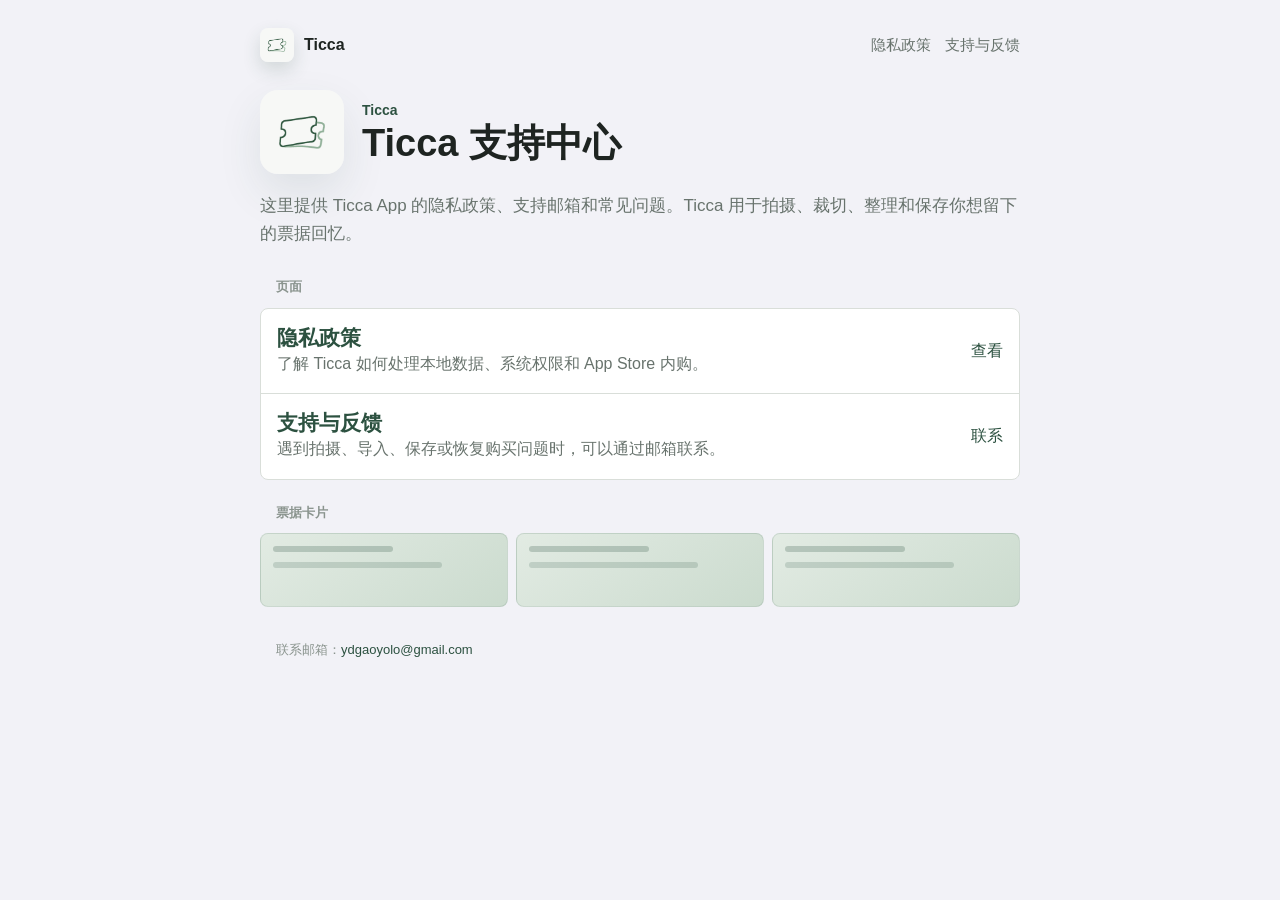
<file: index.html>
<!doctype html>
<html lang="zh-Hans">
<head>
    <meta charset="utf-8">
    <meta name="viewport" content="width=device-width, initial-scale=1">
    <title>Ticca 支持中心</title>
    <meta name="description" content="Ticca App 的隐私政策与支持页面。">
    <link rel="stylesheet" href="styles.css">
</head>
<body>
    <main class="page">
        <nav class="nav" aria-label="主导航">
            <a class="brand" href="index.html">
                <img src="assets/app-icon.png" alt="Ticca 图标">
                <span>Ticca</span>
            </a>
            <div class="nav-links">
                <a href="ticca/privacy.html">隐私政策</a>
                <a href="ticca/support.html">支持与反馈</a>
            </div>
        </nav>

        <section class="hero">
            <div class="identity">
                <img class="app-icon" src="assets/app-icon.png" alt="Ticca App 图标">
                <div>
                    <div class="eyebrow">Ticca</div>
                    <h1>Ticca 支持中心</h1>
                </div>
            </div>
            <p class="lead">这里提供 Ticca App 的隐私政策、支持邮箱和常见问题。Ticca 用于拍摄、裁切、整理和保存你想留下的票据回忆。</p>
        </section>

        <section class="group">
            <div class="section-title">页面</div>
            <div class="list">
                <a class="row contact-row" href="ticca/privacy.html">
                    <div>
                        <h2>隐私政策</h2>
                        <p>了解 Ticca 如何处理本地数据、系统权限和 App Store 内购。</p>
                    </div>
                    <span class="value">查看</span>
                </a>
                <a class="row contact-row" href="ticca/support.html">
                    <div>
                        <h2>支持与反馈</h2>
                        <p>遇到拍摄、导入、保存或恢复购买问题时，可以通过邮箱联系。</p>
                    </div>
                    <span class="value">联系</span>
                </a>
            </div>
        </section>

        <section class="group">
            <div class="section-title">票据卡片</div>
            <div class="ticket-strip" aria-hidden="true">
                <div class="ticket"><span></span><span></span></div>
                <div class="ticket"><span></span><span></span></div>
                <div class="ticket"><span></span><span></span></div>
            </div>
        </section>

        <footer class="footer">
            <p>联系邮箱：<a href="mailto:ydgaoyolo@gmail.com">ydgaoyolo@gmail.com</a></p>
        </footer>
    </main>
</body>
</html>
</file>
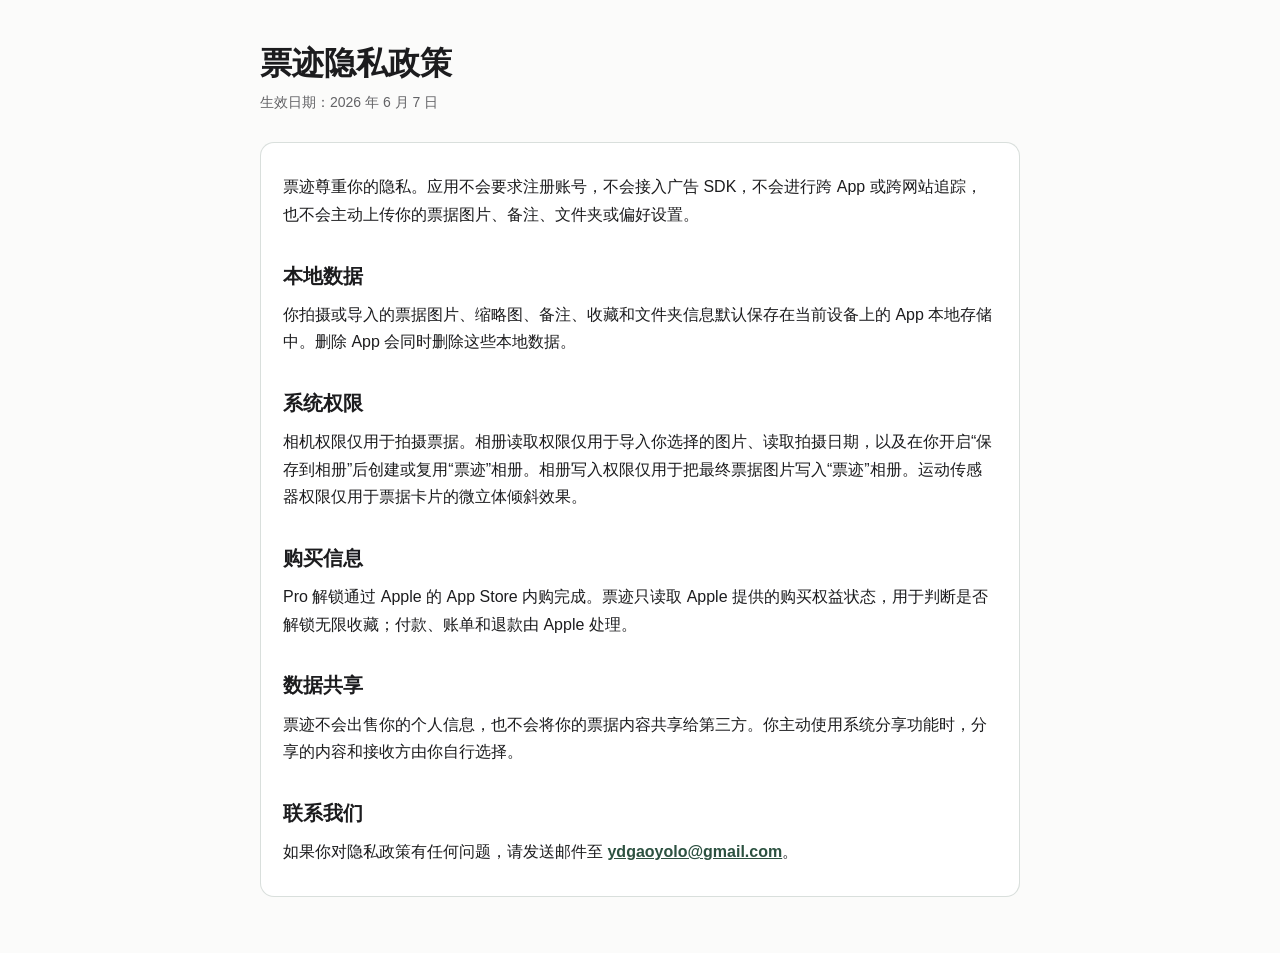
<file: privacy.html>
<!doctype html>
<html lang="zh-CN">
<head>
  <meta charset="utf-8">
  <meta name="viewport" content="width=device-width, initial-scale=1">
  <title>票迹隐私政策</title>
  <style>
    :root {
      color-scheme: light dark;
      --brand: #2c5140;
      --text: #1c1c1e;
      --muted: #636366;
      --bg: #fbfbfa;
      --card: #ffffff;
      --line: rgba(44, 81, 64, 0.18);
    }
    @media (prefers-color-scheme: dark) {
      :root {
        --brand: #c2e0c9;
        --text: #f2f2f7;
        --muted: #aeaeb2;
        --bg: #101110;
        --card: #1c1d1c;
        --line: rgba(194, 224, 201, 0.22);
      }
    }
    body {
      margin: 0;
      background: var(--bg);
      color: var(--text);
      font: 16px/1.72 -apple-system, BlinkMacSystemFont, "SF Pro Text", "Helvetica Neue", Arial, sans-serif;
    }
    main {
      max-width: 760px;
      margin: 0 auto;
      padding: 44px 22px 56px;
    }
    h1 {
      margin: 0 0 8px;
      font-size: 32px;
      line-height: 1.2;
      letter-spacing: 0;
    }
    h2 {
      margin: 30px 0 8px;
      font-size: 20px;
    }
    p {
      margin: 8px 0;
    }
    .meta {
      color: var(--muted);
      font-size: 14px;
      margin-bottom: 28px;
    }
    .panel {
      background: var(--card);
      border: 1px solid var(--line);
      border-radius: 14px;
      padding: 22px;
    }
    a {
      color: var(--brand);
      font-weight: 600;
    }
  </style>
</head>
<body>
  <main>
    <h1>票迹隐私政策</h1>
    <p class="meta">生效日期：2026 年 6 月 7 日</p>
    <div class="panel">
      <p>票迹尊重你的隐私。应用不会要求注册账号，不会接入广告 SDK，不会进行跨 App 或跨网站追踪，也不会主动上传你的票据图片、备注、文件夹或偏好设置。</p>

      <h2>本地数据</h2>
      <p>你拍摄或导入的票据图片、缩略图、备注、收藏和文件夹信息默认保存在当前设备上的 App 本地存储中。删除 App 会同时删除这些本地数据。</p>

      <h2>系统权限</h2>
      <p>相机权限仅用于拍摄票据。相册读取权限仅用于导入你选择的图片、读取拍摄日期，以及在你开启“保存到相册”后创建或复用“票迹”相册。相册写入权限仅用于把最终票据图片写入“票迹”相册。运动传感器权限仅用于票据卡片的微立体倾斜效果。</p>

      <h2>购买信息</h2>
      <p>Pro 解锁通过 Apple 的 App Store 内购完成。票迹只读取 Apple 提供的购买权益状态，用于判断是否解锁无限收藏；付款、账单和退款由 Apple 处理。</p>

      <h2>数据共享</h2>
      <p>票迹不会出售你的个人信息，也不会将你的票据内容共享给第三方。你主动使用系统分享功能时，分享的内容和接收方由你自行选择。</p>

      <h2>联系我们</h2>
      <p>如果你对隐私政策有任何问题，请发送邮件至 <a href="mailto:ydgaoyolo@gmail.com?subject=%E7%A5%A8%E8%BF%B9%E9%9A%90%E7%A7%81%E6%94%BF%E7%AD%96">ydgaoyolo@gmail.com</a>。</p>
    </div>
  </main>
</body>
</html>
</file>
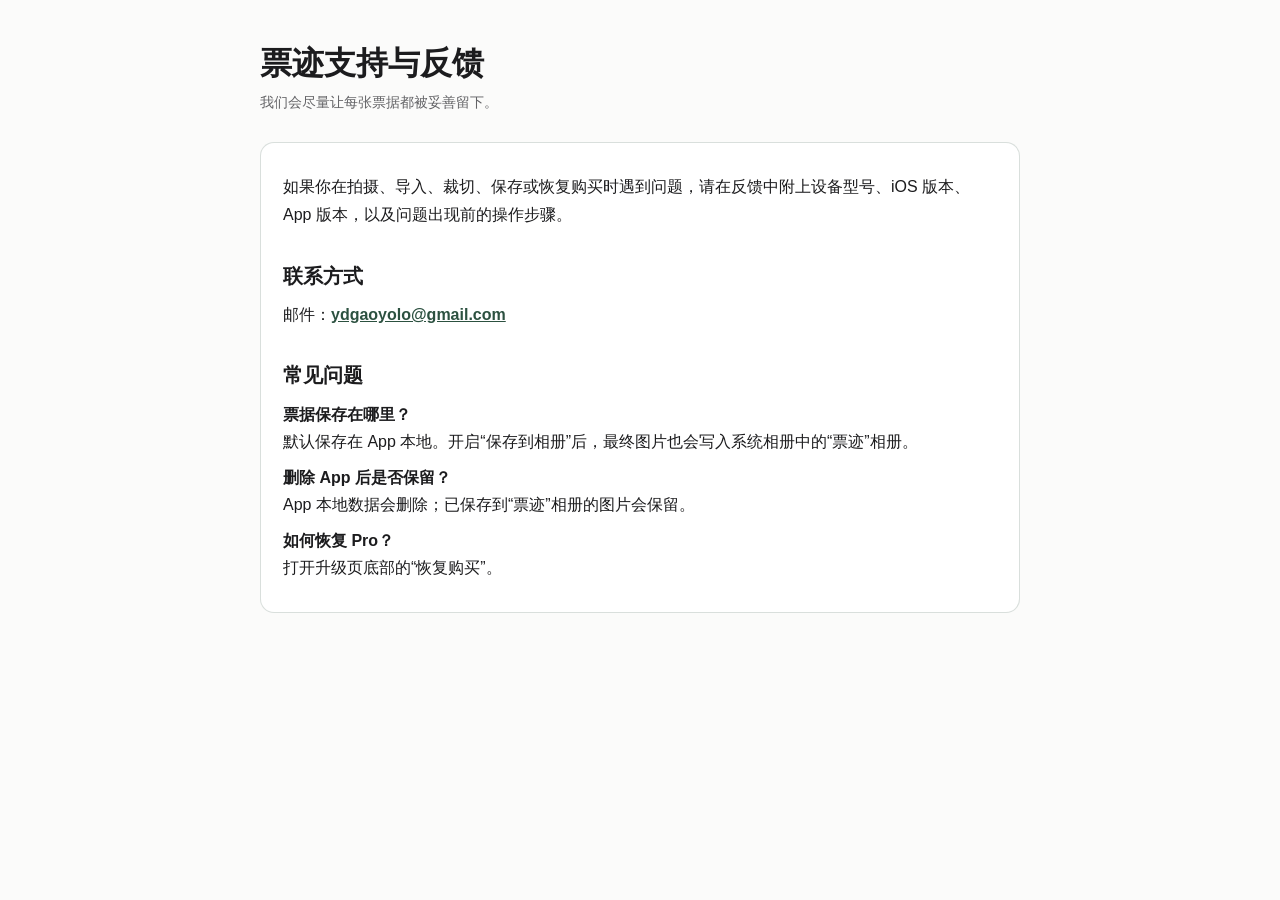
<file: support.html>
<!doctype html>
<html lang="zh-CN">
<head>
  <meta charset="utf-8">
  <meta name="viewport" content="width=device-width, initial-scale=1">
  <title>票迹支持与反馈</title>
  <style>
    :root {
      color-scheme: light dark;
      --brand: #2c5140;
      --text: #1c1c1e;
      --muted: #636366;
      --bg: #fbfbfa;
      --card: #ffffff;
      --line: rgba(44, 81, 64, 0.18);
    }
    @media (prefers-color-scheme: dark) {
      :root {
        --brand: #c2e0c9;
        --text: #f2f2f7;
        --muted: #aeaeb2;
        --bg: #101110;
        --card: #1c1d1c;
        --line: rgba(194, 224, 201, 0.22);
      }
    }
    body {
      margin: 0;
      background: var(--bg);
      color: var(--text);
      font: 16px/1.72 -apple-system, BlinkMacSystemFont, "SF Pro Text", "Helvetica Neue", Arial, sans-serif;
    }
    main {
      max-width: 760px;
      margin: 0 auto;
      padding: 44px 22px 56px;
    }
    h1 {
      margin: 0 0 8px;
      font-size: 32px;
      line-height: 1.2;
      letter-spacing: 0;
    }
    h2 {
      margin: 30px 0 8px;
      font-size: 20px;
    }
    p {
      margin: 8px 0;
    }
    .meta {
      color: var(--muted);
      font-size: 14px;
      margin-bottom: 28px;
    }
    .panel {
      background: var(--card);
      border: 1px solid var(--line);
      border-radius: 14px;
      padding: 22px;
    }
    a {
      color: var(--brand);
      font-weight: 600;
    }
  </style>
</head>
<body>
  <main>
    <h1>票迹支持与反馈</h1>
    <p class="meta">我们会尽量让每张票据都被妥善留下。</p>
    <div class="panel">
      <p>如果你在拍摄、导入、裁切、保存或恢复购买时遇到问题，请在反馈中附上设备型号、iOS 版本、App 版本，以及问题出现前的操作步骤。</p>

      <h2>联系方式</h2>
      <p>邮件：<a href="mailto:ydgaoyolo@gmail.com?subject=%E7%A5%A8%E8%BF%B9%E6%94%AF%E6%8C%81%E4%B8%8E%E5%8F%8D%E9%A6%88">ydgaoyolo@gmail.com</a></p>

      <h2>常见问题</h2>
      <p><strong>票据保存在哪里？</strong><br>默认保存在 App 本地。开启“保存到相册”后，最终图片也会写入系统相册中的“票迹”相册。</p>
      <p><strong>删除 App 后是否保留？</strong><br>App 本地数据会删除；已保存到“票迹”相册的图片会保留。</p>
      <p><strong>如何恢复 Pro？</strong><br>打开升级页底部的“恢复购买”。</p>
    </div>
  </main>
</body>
</html>
</file>
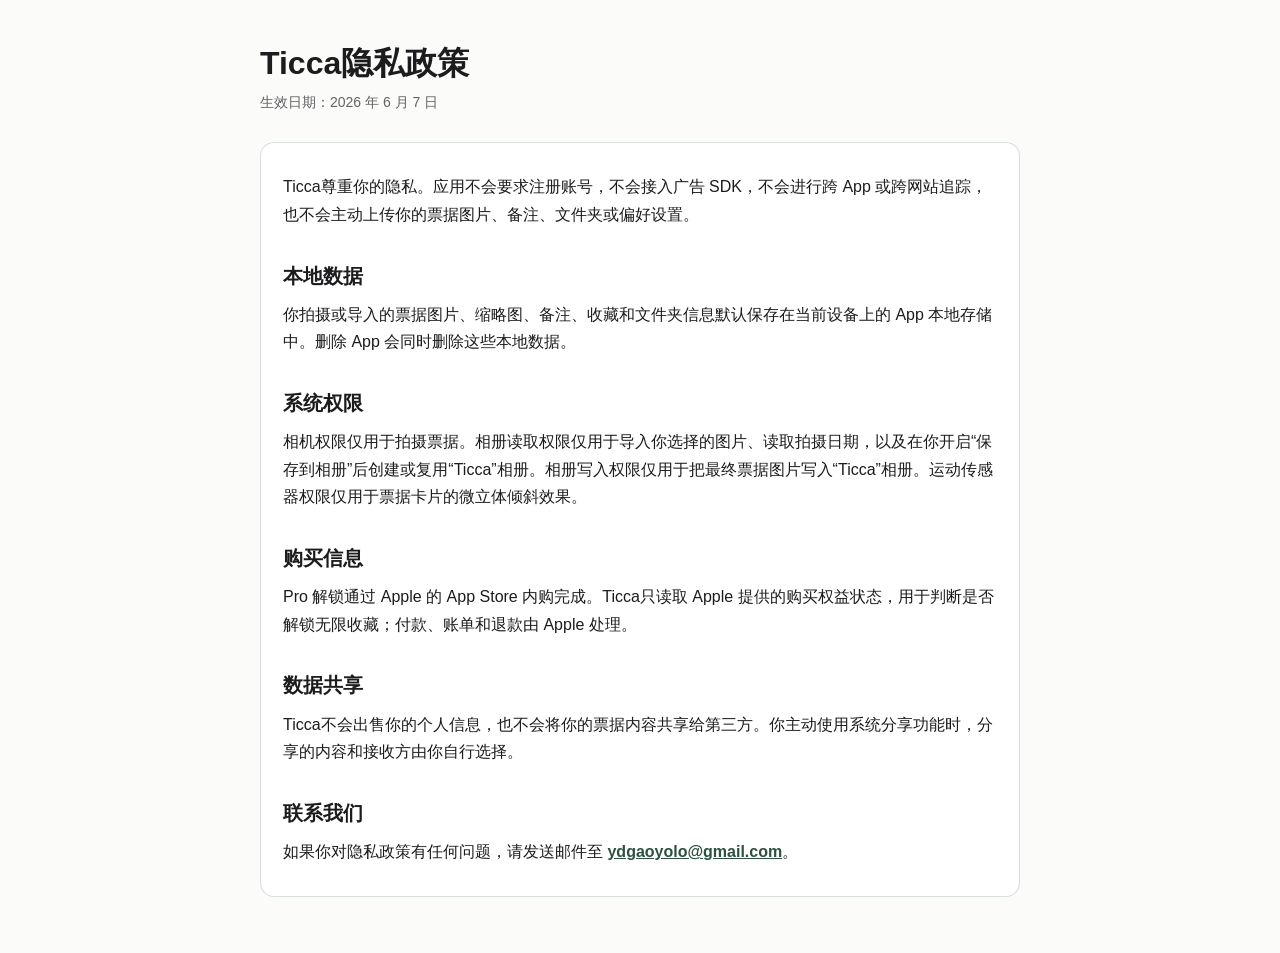
<file: ticca/privacy.html>
<!doctype html>
<html lang="zh-CN">
<head>
  <meta charset="utf-8">
  <meta name="viewport" content="width=device-width, initial-scale=1">
  <title>Ticca隐私政策</title>
  <style>
    :root {
      color-scheme: light dark;
      --brand: #2c5140;
      --text: #1c1c1e;
      --muted: #636366;
      --bg: #fbfbfa;
      --card: #ffffff;
      --line: rgba(44, 81, 64, 0.18);
    }
    @media (prefers-color-scheme: dark) {
      :root {
        --brand: #c2e0c9;
        --text: #f2f2f7;
        --muted: #aeaeb2;
        --bg: #101110;
        --card: #1c1d1c;
        --line: rgba(194, 224, 201, 0.22);
      }
    }
    body {
      margin: 0;
      background: var(--bg);
      color: var(--text);
      font: 16px/1.72 -apple-system, BlinkMacSystemFont, "SF Pro Text", "Helvetica Neue", Arial, sans-serif;
    }
    main {
      max-width: 760px;
      margin: 0 auto;
      padding: 44px 22px 56px;
    }
    h1 {
      margin: 0 0 8px;
      font-size: 32px;
      line-height: 1.2;
      letter-spacing: 0;
    }
    h2 {
      margin: 30px 0 8px;
      font-size: 20px;
    }
    p {
      margin: 8px 0;
    }
    .meta {
      color: var(--muted);
      font-size: 14px;
      margin-bottom: 28px;
    }
    .panel {
      background: var(--card);
      border: 1px solid var(--line);
      border-radius: 14px;
      padding: 22px;
    }
    a {
      color: var(--brand);
      font-weight: 600;
    }
  </style>
</head>
<body>
  <main>
    <h1>Ticca隐私政策</h1>
    <p class="meta">生效日期：2026 年 6 月 7 日</p>
    <div class="panel">
      <p>Ticca尊重你的隐私。应用不会要求注册账号，不会接入广告 SDK，不会进行跨 App 或跨网站追踪，也不会主动上传你的票据图片、备注、文件夹或偏好设置。</p>

      <h2>本地数据</h2>
      <p>你拍摄或导入的票据图片、缩略图、备注、收藏和文件夹信息默认保存在当前设备上的 App 本地存储中。删除 App 会同时删除这些本地数据。</p>

      <h2>系统权限</h2>
      <p>相机权限仅用于拍摄票据。相册读取权限仅用于导入你选择的图片、读取拍摄日期，以及在你开启“保存到相册”后创建或复用“Ticca”相册。相册写入权限仅用于把最终票据图片写入“Ticca”相册。运动传感器权限仅用于票据卡片的微立体倾斜效果。</p>

      <h2>购买信息</h2>
      <p>Pro 解锁通过 Apple 的 App Store 内购完成。Ticca只读取 Apple 提供的购买权益状态，用于判断是否解锁无限收藏；付款、账单和退款由 Apple 处理。</p>

      <h2>数据共享</h2>
      <p>Ticca不会出售你的个人信息，也不会将你的票据内容共享给第三方。你主动使用系统分享功能时，分享的内容和接收方由你自行选择。</p>

      <h2>联系我们</h2>
      <p>如果你对隐私政策有任何问题，请发送邮件至 <a href="mailto:ydgaoyolo@gmail.com?subject=Ticca%20%E9%9A%90%E7%A7%81%E6%94%BF%E7%AD%96">ydgaoyolo@gmail.com</a>。</p>
    </div>
  </main>
</body>
</html>
</file>
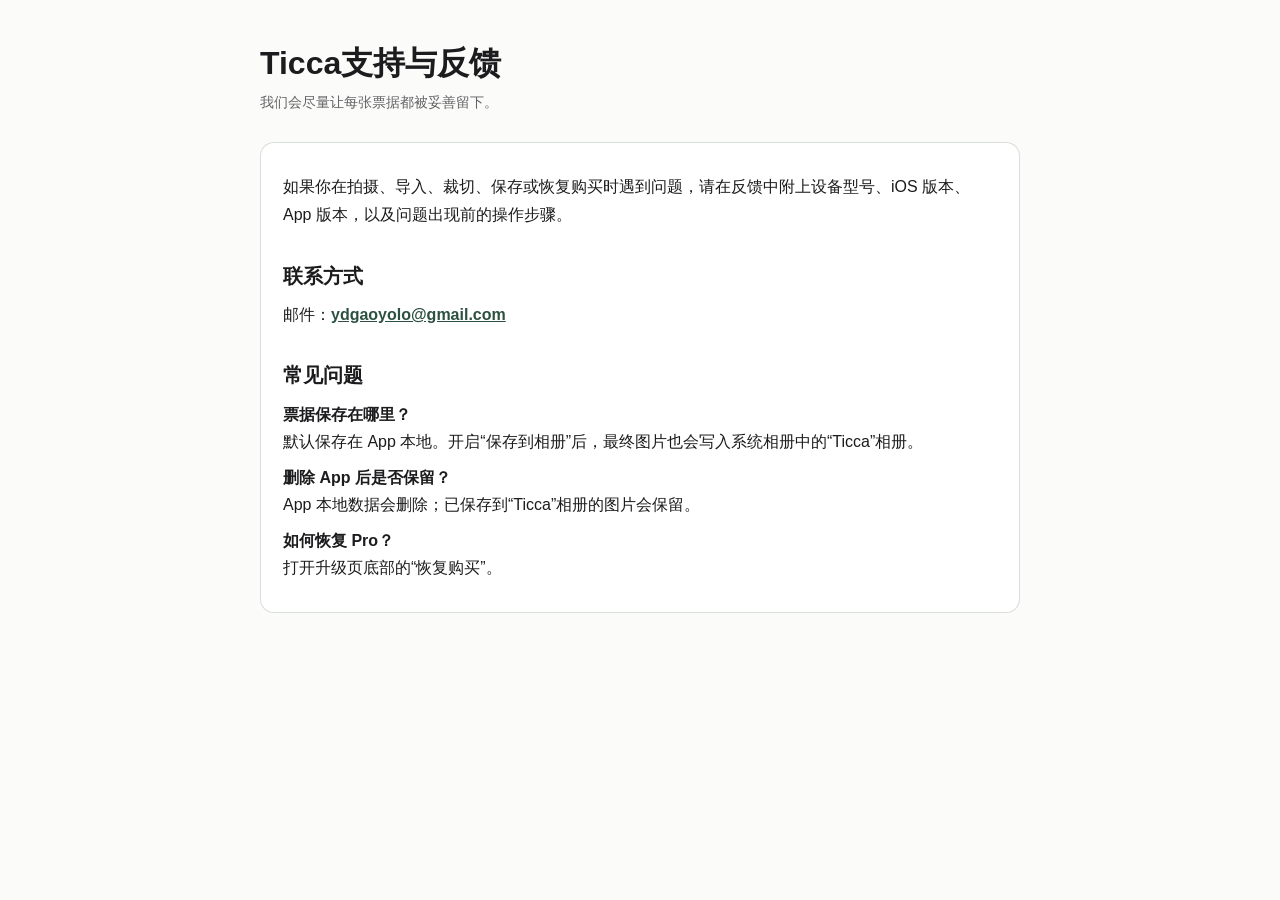
<file: ticca/support.html>
<!doctype html>
<html lang="zh-CN">
<head>
  <meta charset="utf-8">
  <meta name="viewport" content="width=device-width, initial-scale=1">
  <title>Ticca支持与反馈</title>
  <style>
    :root {
      color-scheme: light dark;
      --brand: #2c5140;
      --text: #1c1c1e;
      --muted: #636366;
      --bg: #fbfbfa;
      --card: #ffffff;
      --line: rgba(44, 81, 64, 0.18);
    }
    @media (prefers-color-scheme: dark) {
      :root {
        --brand: #c2e0c9;
        --text: #f2f2f7;
        --muted: #aeaeb2;
        --bg: #101110;
        --card: #1c1d1c;
        --line: rgba(194, 224, 201, 0.22);
      }
    }
    body {
      margin: 0;
      background: var(--bg);
      color: var(--text);
      font: 16px/1.72 -apple-system, BlinkMacSystemFont, "SF Pro Text", "Helvetica Neue", Arial, sans-serif;
    }
    main {
      max-width: 760px;
      margin: 0 auto;
      padding: 44px 22px 56px;
    }
    h1 {
      margin: 0 0 8px;
      font-size: 32px;
      line-height: 1.2;
      letter-spacing: 0;
    }
    h2 {
      margin: 30px 0 8px;
      font-size: 20px;
    }
    p {
      margin: 8px 0;
    }
    .meta {
      color: var(--muted);
      font-size: 14px;
      margin-bottom: 28px;
    }
    .panel {
      background: var(--card);
      border: 1px solid var(--line);
      border-radius: 14px;
      padding: 22px;
    }
    a {
      color: var(--brand);
      font-weight: 600;
    }
  </style>
</head>
<body>
  <main>
    <h1>Ticca支持与反馈</h1>
    <p class="meta">我们会尽量让每张票据都被妥善留下。</p>
    <div class="panel">
      <p>如果你在拍摄、导入、裁切、保存或恢复购买时遇到问题，请在反馈中附上设备型号、iOS 版本、App 版本，以及问题出现前的操作步骤。</p>

      <h2>联系方式</h2>
      <p>邮件：<a href="mailto:ydgaoyolo@gmail.com?subject=Ticca%20%E6%94%AF%E6%8C%81%E4%B8%8E%E5%8F%8D%E9%A6%88">ydgaoyolo@gmail.com</a></p>

      <h2>常见问题</h2>
      <p><strong>票据保存在哪里？</strong><br>默认保存在 App 本地。开启“保存到相册”后，最终图片也会写入系统相册中的“Ticca”相册。</p>
      <p><strong>删除 App 后是否保留？</strong><br>App 本地数据会删除；已保存到“Ticca”相册的图片会保留。</p>
      <p><strong>如何恢复 Pro？</strong><br>打开升级页底部的“恢复购买”。</p>
    </div>
  </main>
</body>
</html>
</file>
<file: styles.css>
:root {
    color-scheme: light dark;
    --page: #f2f2f7;
    --surface: #ffffff;
    --surface-muted: #f8faf8;
    --text: #1e2421;
    --secondary: #68736d;
    --tertiary: #8a948e;
    --separator: #d9ded9;
    --brand: #2c5140;
    --brand-soft: #6a9179;
    --ticket-a: #e2ebe3;
    --ticket-b: #cbdbce;
    --shadow: 0 18px 44px rgba(44, 81, 64, 0.10);
}

@media (prefers-color-scheme: dark) {
    :root {
        --page: #111412;
        --surface: #1c211e;
        --surface-muted: #202821;
        --text: #f4f7f1;
        --secondary: #acb7af;
        --tertiary: #7d897f;
        --separator: #343d36;
        --brand: #c2e0c9;
        --brand-soft: #96c1a1;
        --ticket-a: #263329;
        --ticket-b: #334636;
        --shadow: 0 18px 44px rgba(0, 0, 0, 0.28);
    }
}

* {
    box-sizing: border-box;
}

html {
    background: var(--page);
}

body {
    margin: 0;
    background: var(--page);
    color: var(--text);
    font-family: -apple-system, BlinkMacSystemFont, "SF Pro Text", "PingFang SC", "Helvetica Neue", Arial, sans-serif;
    line-height: 1.65;
}

a {
    color: var(--brand);
    text-decoration: none;
}

a:hover {
    text-decoration: underline;
    text-underline-offset: 0.22em;
}

.page {
    width: min(760px, calc(100% - 32px));
    margin: 0 auto;
    padding: 28px 0 48px;
}

.nav {
    display: flex;
    align-items: center;
    justify-content: space-between;
    gap: 16px;
    margin-bottom: 28px;
}

.brand {
    display: inline-flex;
    align-items: center;
    gap: 10px;
    color: var(--text);
    font-weight: 700;
}

.brand img {
    width: 34px;
    height: 34px;
    border-radius: 8px;
    box-shadow: 0 8px 18px rgba(44, 81, 64, 0.16);
}

.nav-links {
    display: flex;
    gap: 14px;
    flex-wrap: wrap;
}

.nav-links a {
    color: var(--secondary);
    font-size: 15px;
}

.hero {
    display: grid;
    gap: 18px;
    margin-bottom: 28px;
}

.identity {
    display: grid;
    grid-template-columns: 84px 1fr;
    align-items: center;
    gap: 18px;
}

.app-icon {
    width: 84px;
    height: 84px;
    border-radius: 18px;
    box-shadow: var(--shadow);
}

.eyebrow {
    color: var(--brand);
    font-size: 14px;
    font-weight: 700;
}

h1,
h2,
h3,
p {
    margin: 0;
}

h1 {
    font-size: 38px;
    line-height: 1.12;
    letter-spacing: 0;
}

h2 {
    font-size: 21px;
    line-height: 1.25;
    letter-spacing: 0;
}

h3 {
    font-size: 17px;
    line-height: 1.25;
    letter-spacing: 0;
}

.lead {
    color: var(--secondary);
    font-size: 17px;
}

.group {
    display: grid;
    gap: 10px;
    margin: 22px 0;
}

.section-title {
    color: var(--tertiary);
    font-size: 13px;
    font-weight: 600;
    padding: 0 16px;
}

.list {
    overflow: hidden;
    background: var(--surface);
    border: 1px solid var(--separator);
    border-radius: 8px;
}

.row {
    display: grid;
    gap: 6px;
    padding: 16px;
}

.row + .row {
    border-top: 1px solid var(--separator);
}

.row p,
.muted,
li {
    color: var(--secondary);
}

.contact-row {
    display: flex;
    align-items: center;
    justify-content: space-between;
    gap: 14px;
}

.value {
    color: var(--brand);
    overflow-wrap: anywhere;
}

.ticket-strip {
    display: grid;
    grid-template-columns: repeat(3, 1fr);
    gap: 8px;
}

.ticket {
    min-height: 74px;
    background: linear-gradient(145deg, var(--ticket-a), var(--ticket-b));
    border: 1px solid rgba(44, 81, 64, 0.12);
    border-radius: 8px;
    padding: 12px;
}

.ticket span {
    display: block;
    width: 54%;
    height: 6px;
    background: rgba(44, 81, 64, 0.24);
    border-radius: 999px;
}

.ticket span + span {
    width: 76%;
    margin-top: 10px;
    opacity: 0.72;
}

ul {
    margin: 0;
    padding-left: 21px;
}

.footer {
    color: var(--tertiary);
    font-size: 13px;
    padding: 10px 16px 0;
}

@media (max-width: 560px) {
    .page {
        width: min(100% - 24px, 760px);
        padding-top: 20px;
    }

    .nav {
        align-items: flex-start;
        flex-direction: column;
    }

    .identity {
        grid-template-columns: 64px 1fr;
    }

    .app-icon {
        width: 64px;
        height: 64px;
        border-radius: 15px;
    }

    h1 {
        font-size: 31px;
    }

    .ticket-strip {
        grid-template-columns: 1fr;
    }
}
</file>
